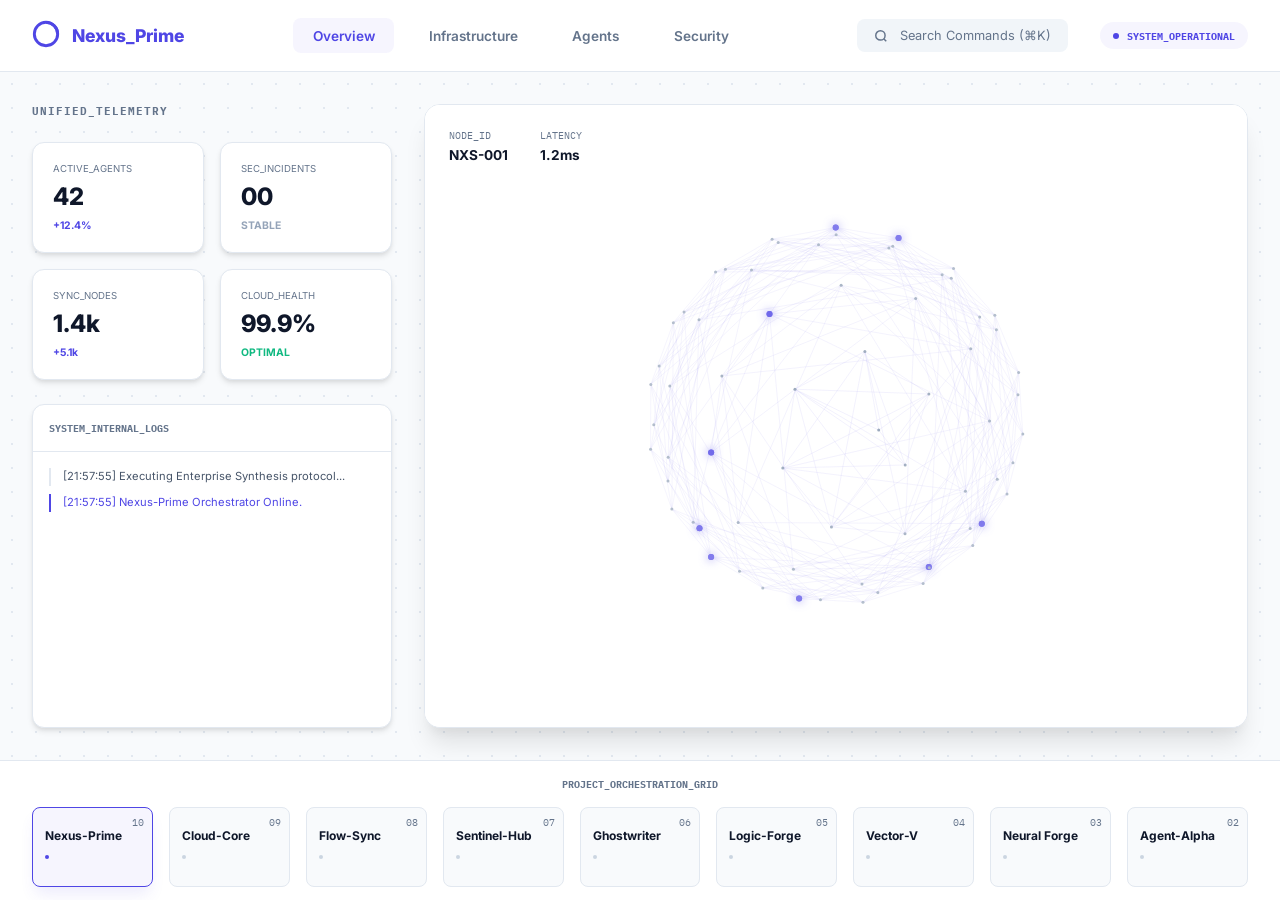
<file: index.html>
<!DOCTYPE html>
<html lang="en">
<head>
    <meta charset="UTF-8">
    <meta name="viewport" content="width=device-width, initial-scale=1.0">
    <title>Nexus-Prime | Enterprise SaaS Command Center</title>
    <link rel="preconnect" href="https://fonts.googleapis.com">
    <link rel="preconnect" href="https://fonts.gstatic.com" crossorigin>
    <link href="https://fonts.googleapis.com/css2?family=IBM+Plex+Mono:wght@400;600&family=Outfit:wght@300;600;800&family=Inter:wght@400;500;700&display=swap" rel="stylesheet">
    <link rel="stylesheet" href="style.css?v=2.0">
    <link rel="icon" href="data:image/svg+xml,<svg xmlns=%22http://www.w3.org/2000/svg%22 viewBox=%220 0 100 100%22><rect width=%22100%22 height=%22100%22 fill=%22%23f1f5f9%22/><circle cx=%2250%22 cy=%2250%22 r=%2235%22 stroke=%22%234f46e5%22 stroke-width=%225%22 fill=%22white%22/><path d=%22M30 50L50 30L70 50L50 70Z%22 fill=%22%234f46e5%22/></svg>">
</head>
<body>
    <div class="prime-container">
        <!-- Enterprise Header -->
        <header class="prime-header">
            <div class="brand">
                <div class="logo-mark">
                    <svg viewBox="0 0 24 24"><circle cx="12" cy="12" r="10"></circle><path d="M12 2a10 10 0 0 1 10 10"></path></svg>
                </div>
                <span>Nexus_Prime</span>
            </div>
            <div class="nav-center">
                <button class="nav-btn active" data-view="overview">Overview</button>
                <button class="nav-btn" data-view="infrastructure">Infrastructure</button>
                <button class="nav-btn" data-view="agents">Agents</button>
                <button class="nav-btn" data-view="security">Security</button>
            </div>
            <div class="header-right">
                <div class="search-box">
                    <svg viewBox="0 0 24 24"><circle cx="11" cy="11" r="8"></circle><line x1="21" y1="21" x2="16.65" y2="16.65"></line></svg>
                    <span>Search Commands (⌘K)</span>
                </div>
                <div class="status-pill">
                    <span class="dot pulse"></span>
                    SYSTEM_OPERATIONAL
                </div>
            </div>
        </header>

        <main class="orchestrator-layout">
            <!-- Left Panel: Global Insights -->
            <aside class="insights-panel">
                <div class="panel-header">UNIFIED_TELEMETRY</div>
                <div class="stats-grid">
                    <div class="stat-card">
                        <span class="label">ACTIVE_AGENTS</span>
                        <h2 id="agentMetric">42</h2>
                        <div class="trend up">+12.4%</div>
                    </div>
                    <div class="stat-card">
                        <span class="label">SEC_INCIDENTS</span>
                        <h2>00</h2>
                        <div class="trend stable">STABLE</div>
                    </div>
                    <div class="stat-card">
                        <span class="label">SYNC_NODES</span>
                        <h2 id="syncMetric">1.4k</h2>
                        <div class="trend up">+5.1k</div>
                    </div>
                    <div class="stat-card">
                        <span class="label">CLOUD_HEALTH</span>
                        <h2>99.9%</h2>
                        <div class="trend green">OPTIMAL</div>
                    </div>
                </div>
                <div class="activity-feed">
                    <div class="feed-header">SYSTEM_INTERNAL_LOGS</div>
                    <div id="logPipe" class="log-pipe">
                        <!-- Dynamic Logs -->
                    </div>
                </div>
            </aside>

            <!-- Center View: The Global Mesh -->
            <section class="mesh-center">
                <div class="canvas-labels">
                    <div class="label-box">
                        <small>NODE_ID</small>
                        <span id="meshId">NXS-001</span>
                    </div>
                    <div class="label-box">
                        <small>LATENCY</small>
                        <span id="meshLat">1.2ms</span>
                    </div>
                </div>
                <div class="mesh-stage">
                    <div id="overviewView" class="view-content active">
                        <canvas id="meshGlobe"></canvas>
                        <div class="mesh-overlay"></div>
                    </div>
                    <div id="infrastructureView" class="view-content">
                        <div class="infra-matrix">
                            <div class="bar-grid">
                                <div class="bar" style="height: 40%"></div>
                                <div class="bar" style="height: 70%"></div>
                                <div class="bar pulse" style="height: 90%"></div>
                                <div class="bar" style="height: 50%"></div>
                                <div class="bar" style="height: 85%"></div>
                            </div>
                            <div class="matrix-label">INFRASTRUCTURE_TRAFFIC_FLOW</div>
                        </div>
                    </div>
                    <div id="agentsView" class="view-content">
                        <div class="agents-stream">
                            <div class="stream-item">AGENT_ALPHA: Thinking... [0x4F]</div>
                            <div class="stream-item">NEURAL_LENS: Optimizing... [99%]</div>
                            <div class="stream-item">AETHER_V: Syncing Spatial...</div>
                        </div>
                    </div>
                    <div id="securityView" class="view-content">
                        <div class="security-alerts">
                            <div class="alert high">! DETECTED: UNAUTHORIZED_POCKET_BLOCKED</div>
                            <div class="alert">PASSIVE: ENCRYPTION_STABLE</div>
                            <div class="alert">ROUTINE: FIREWALL_INTEGRITY_CHECK</div>
                        </div>
                    </div>
                </div>
            </section>
        </main>

        <!-- Bottom Command Deck: The 10 Project Orchestrator -->
        <footer class="command-deck">
            <div class="deck-header">PROJECT_ORCHESTRATION_GRID</div>
            <div class="project-matrix">
                <div class="project-tab active">
                    <span class="idx">10</span>
                    <span class="name">Nexus-Prime</span>
                    <div class="status active"></div>
                </div>
                <div class="project-tab" title="Cloud-Core">
                    <span class="idx">09</span>
                    <span class="name">Cloud-Core</span>
                    <div class="status"></div>
                </div>
                <div class="project-tab" title="Flow-Sync">
                    <span class="idx">08</span>
                    <span class="name">Flow-Sync</span>
                    <div class="status"></div>
                </div>
                <div class="project-tab" title="Sentinel-Hub">
                    <span class="idx">07</span>
                    <span class="name">Sentinel-Hub</span>
                    <div class="status"></div>
                </div>
                <div class="project-tab" title="Ghostwriter-PRO">
                    <span class="idx">06</span>
                    <span class="name">Ghostwriter</span>
                    <div class="status"></div>
                </div>
                <div class="project-tab" title="Logic-Forge">
                    <span class="idx">05</span>
                    <span class="name">Logic-Forge</span>
                    <div class="status"></div>
                </div>
                <div class="project-tab" title="Vector-Voyage">
                    <span class="idx">04</span>
                    <span class="name">Vector-V</span>
                    <div class="status"></div>
                </div>
                <div class="project-tab" title="Neural Forge">
                    <span class="idx">03</span>
                    <span class="name">Neural Forge</span>
                    <div class="status"></div>
                </div>
                <div class="project-tab" title="Agent-Alpha">
                    <span class="idx">02</span>
                    <span class="name">Agent-Alpha</span>
                    <div class="status"></div>
                </div>
            </div>
        </footer>
    </div>
 
    <!-- Command Palette Modal -->
    <div id="commandPalette" class="command-palette">
        <div class="palette-content">
            <div class="palette-header">
                <svg viewBox="0 0 24 24"><circle cx="11" cy="11" r="8"></circle><line x1="21" y1="21" x2="16.65" y2="16.65"></line></svg>
                <input type="text" id="paletteInput" placeholder="Type a command or search..." autocomplete="off">
                <div class="esc-hint">ESC</div>
            </div>
            <div class="palette-results" id="paletteResults">
                <div class="command-item active" data-cmd="overview">
                    <span class="cmd-icon">
                        <svg viewBox="0 0 24 24" width="18" height="18" stroke="currentColor" stroke-width="2" fill="none"><circle cx="12" cy="12" r="10"></circle><line x1="2" y1="12" x2="22" y2="12"></line><path d="M12 2a15.3 15.3 0 0 1 4 10 15.3 15.3 0 0 1-4 10 15.3 15.3 0 0 1-4-10 15.3 15.3 0 0 1 4-10z"></path></svg>
                    </span>
                    <span class="cmd-name">Switch to Overview</span>
                </div>
                <div class="command-item" data-cmd="infrastructure">
                    <span class="cmd-icon">
                        <svg viewBox="0 0 24 24" width="18" height="18" stroke="currentColor" stroke-width="2" fill="none"><polyline points="22 12 18 12 15 21 9 3 6 12 2 12"></polyline></svg>
                    </span>
                    <span class="cmd-name">Open Infrastructure Metrics</span>
                </div>
                <div class="command-item" data-cmd="agents">
                    <span class="cmd-icon">
                        <svg viewBox="0 0 24 24" width="18" height="18" stroke="currentColor" stroke-width="2" fill="none"><rect x="3" y="11" width="18" height="10" rx="2"></rect><circle cx="12" cy="5" r="2"></circle><path d="M12 7v4"></path><line x1="8" y1="16" x2="8" y2="16"></line><line x1="16" y1="16" x2="16" y2="16"></line></svg>
                    </span>
                    <span class="cmd-name">Monitor AI Agents</span>
                </div>
                <div class="command-item" data-cmd="security">
                    <span class="cmd-icon">
                        <svg viewBox="0 0 24 24" width="18" height="18" stroke="currentColor" stroke-width="2" fill="none"><path d="M12 22s8-4 8-10V5l-8-3-8 3v7c0 6 8 10 8 10z"></path></svg>
                    </span>
                    <span class="cmd-name">View Security Matrix</span>
                </div>
            </div>
        </div>
    </div>

    <script src="script.js?v=2.0"></script>
</body>
</html>
</file>
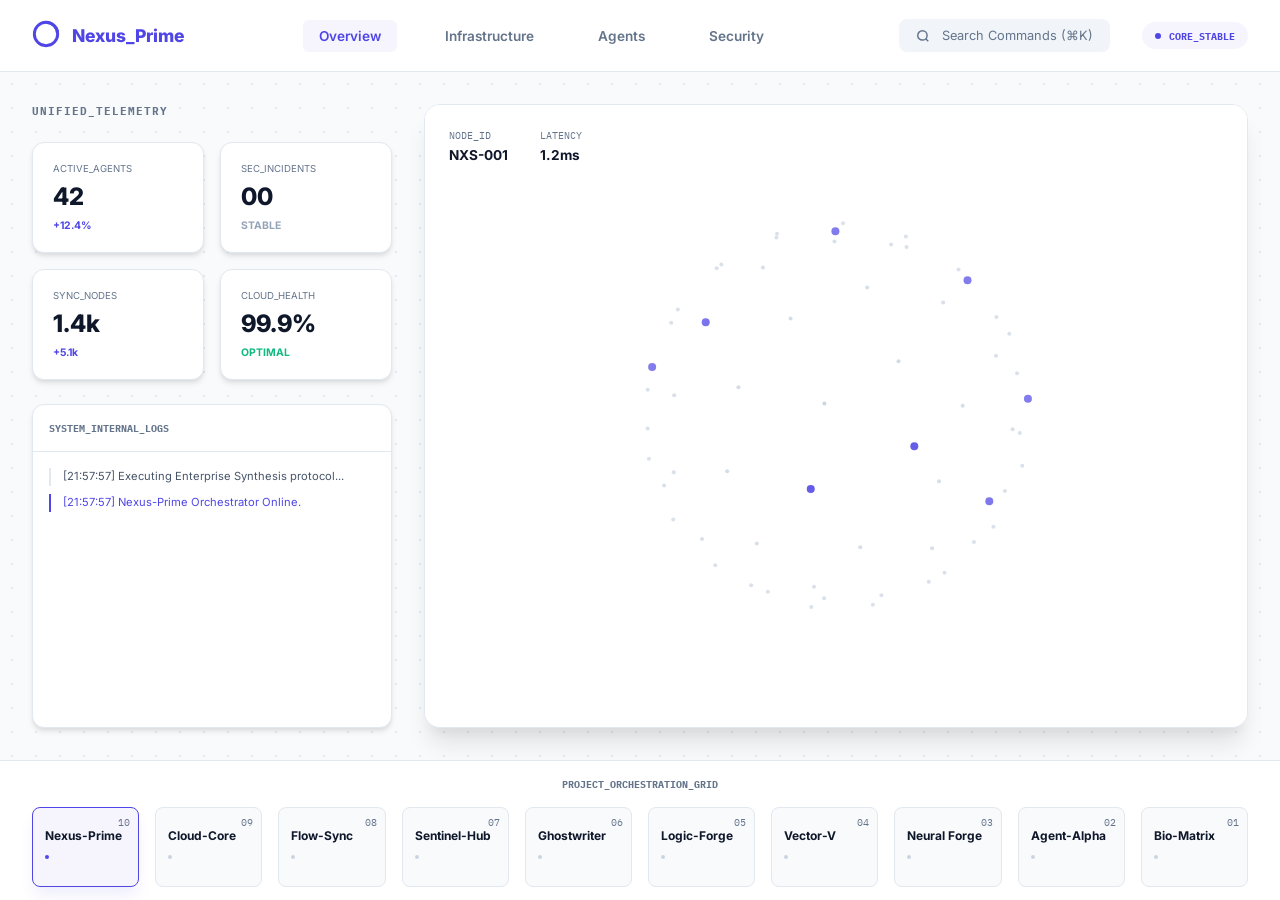
<file: public/index.html>
<!DOCTYPE html>
<html lang="en">
<head>
    <meta charset="UTF-8">
    <meta name="viewport" content="width=device-width, initial-scale=1.0">
    <title>Nexus-Prime | Enterprise SaaS Command Center</title>
    <link rel="preconnect" href="https://fonts.googleapis.com">
    <link rel="preconnect" href="https://fonts.gstatic.com" crossorigin>
    <link href="https://fonts.googleapis.com/css2?family=IBM+Plex+Mono:wght@400;600&family=Outfit:wght@300;600;800&family=Inter:wght@400;500;700&display=swap" rel="stylesheet">
    <link rel="stylesheet" href="style.css">
    <link rel="icon" href="data:image/svg+xml,<svg xmlns=%22http://www.w3.org/2000/svg%22 viewBox=%220 0 100 100%22><rect width=%22100%22 height=%22100%22 fill=%22%23f1f5f9%22/><circle cx=%2250%22 cy=%2250%22 r=%2235%22 stroke=%22%234f46e5%22 stroke-width=%225%22 fill=%22white%22/><path d=%22M30 50L50 30L70 50L50 70Z%22 fill=%22%234f46e5%22/></svg>">
</head>
<body>
    <div class="prime-container">
        <!-- Enterprise Header -->
        <header class="prime-header">
            <div class="brand">
                <div class="logo-mark">
                    <svg viewBox="0 0 24 24"><circle cx="12" cy="12" r="10"></circle><path d="M12 2a10 10 0 0 1 10 10"></path></svg>
                </div>
                <span>Nexus_Prime</span>
            </div>
            <div class="nav-center">
                <a href="#" class="nav-btn active">Overview</a>
                <a href="#" class="nav-btn">Infrastructure</a>
                <a href="#" class="nav-btn">Agents</a>
                <a href="#" class="nav-btn">Security</a>
            </div>
            <div class="header-right">
                <div class="search-box">
                    <svg viewBox="0 0 24 24"><circle cx="11" cy="11" r="8"></circle><line x1="21" y1="21" x2="16.65" y2="16.65"></line></svg>
                    <span>Search Commands (⌘K)</span>
                </div>
                <div class="status-pill">
                    <span class="dot pulse"></span>
                    CORE_STABLE
                </div>
            </div>
        </header>

        <main class="orchestrator-layout">
            <!-- Left Panel: Global Insights -->
            <aside class="insights-panel">
                <div class="panel-header">UNIFIED_TELEMETRY</div>
                <div class="stats-grid">
                    <div class="stat-card">
                        <span class="label">ACTIVE_AGENTS</span>
                        <h2 id="agentMetric">42</h2>
                        <div class="trend up">+12.4%</div>
                    </div>
                    <div class="stat-card">
                        <span class="label">SEC_INCIDENTS</span>
                        <h2>00</h2>
                        <div class="trend stable">STABLE</div>
                    </div>
                    <div class="stat-card">
                        <span class="label">SYNC_NODES</span>
                        <h2 id="syncMetric">1.4k</h2>
                        <div class="trend up">+5.1k</div>
                    </div>
                    <div class="stat-card">
                        <span class="label">CLOUD_HEALTH</span>
                        <h2>99.9%</h2>
                        <div class="trend green">OPTIMAL</div>
                    </div>
                </div>
                <div class="activity-feed">
                    <div class="feed-header">SYSTEM_INTERNAL_LOGS</div>
                    <div id="logPipe" class="log-pipe">
                        <!-- Dynamic Logs -->
                    </div>
                </div>
            </aside>

            <!-- Center View: The Global Mesh -->
            <section class="mesh-center">
                <div class="canvas-labels">
                    <div class="label-box">
                        <small>NODE_ID</small>
                        <span id="meshId">NXS-001</span>
                    </div>
                    <div class="label-box">
                        <small>LATENCY</small>
                        <span id="meshLat">1.2ms</span>
                    </div>
                </div>
                <div class="mesh-stage">
                    <canvas id="meshGlobe"></canvas>
                    <div class="mesh-overlay"></div>
                </div>
            </section>
        </main>

        <!-- Bottom Command Deck: The 10 Project Orchestrator -->
        <footer class="command-deck">
            <div class="deck-header">PROJECT_ORCHESTRATION_GRID</div>
            <div class="project-matrix">
                <div class="project-tab active">
                    <span class="idx">10</span>
                    <span class="name">Nexus-Prime</span>
                    <div class="status active"></div>
                </div>
                <div class="project-tab" title="Cloud-Core">
                    <span class="idx">09</span>
                    <span class="name">Cloud-Core</span>
                    <div class="status"></div>
                </div>
                <div class="project-tab" title="Flow-Sync">
                    <span class="idx">08</span>
                    <span class="name">Flow-Sync</span>
                    <div class="status"></div>
                </div>
                <div class="project-tab" title="Sentinel-Hub">
                    <span class="idx">07</span>
                    <span class="name">Sentinel-Hub</span>
                    <div class="status"></div>
                </div>
                <div class="project-tab" title="Ghostwriter-PRO">
                    <span class="idx">06</span>
                    <span class="name">Ghostwriter</span>
                    <div class="status"></div>
                </div>
                <div class="project-tab" title="Logic-Forge">
                    <span class="idx">05</span>
                    <span class="name">Logic-Forge</span>
                    <div class="status"></div>
                </div>
                <div class="project-tab" title="Vector-Voyage">
                    <span class="idx">04</span>
                    <span class="name">Vector-V</span>
                    <div class="status"></div>
                </div>
                <div class="project-tab" title="Neural Forge">
                    <span class="idx">03</span>
                    <span class="name">Neural Forge</span>
                    <div class="status"></div>
                </div>
                <div class="project-tab" title="Agent-Alpha">
                    <span class="idx">02</span>
                    <span class="name">Agent-Alpha</span>
                    <div class="status"></div>
                </div>
                <div class="project-tab" title="Bio-Matrix">
                    <span class="idx">01</span>
                    <span class="name">Bio-Matrix</span>
                    <div class="status"></div>
                </div>
            </div>
        </footer>
    </div>

    <script src="script.js"></script>
</body>
</html>
</file>
<file: style.css>
:root {
    --bg: #f8fafc;
    --panel: #ffffff;
    --accent: #4f46e5;
    --accent-dim: rgba(79, 70, 229, 0.05);
    --border: #e2e8f0;
    --text: #0f172a;
    --text-dim: #64748b;
    --shadow: 0 4px 6px -1px rgba(0, 0, 0, 0.1), 0 2px 4px -1px rgba(0, 0, 0, 0.06);
    --shadow-bold: 0 20px 25px -5px rgba(0, 0, 0, 0.1), 0 10px 10px -5px rgba(0, 0, 0, 0.04);
}

* {
    margin: 0;
    padding: 0;
    box-sizing: border-box;
    font-family: 'Inter', sans-serif;
}

body {
    background: var(--bg);
    color: var(--text);
    height: 100vh;
    overflow: hidden;
}

.prime-container {
    display: flex;
    flex-direction: column;
    height: 100vh;
}

/* Header */
.prime-header {
    height: 72px;
    background: #fff;
    border-bottom: 1px solid var(--border);
    display: flex;
    justify-content: space-between;
    align-items: center;
    padding: 0 2rem;
    z-index: 100;
}

.brand { display: flex; align-items: center; gap: 0.75rem; color: var(--accent); font-family: 'Outfit', sans-serif; font-weight: 800; font-size: 1.1rem; }
.logo-mark svg { width: 28px; height: 28px; fill: none; stroke: currentColor; stroke-width: 2.5; }

.nav-center { display: flex; gap: 1rem; }
.nav-btn { 
    background: transparent; border: none; outline: none;
    color: var(--text-dim); font-size: 0.85rem; font-weight: 600; 
    padding: 0.6rem 1.2rem; border-radius: 8px; cursor: pointer; 
    transition: all 0.3s cubic-bezier(0.4, 0, 0.2, 1); 
}
.nav-btn.active, .nav-btn:hover { color: var(--accent); background: var(--accent-dim); }

.header-right { display: flex; align-items: center; gap: 2rem; }
.search-box { 
    display: flex; align-items: center; gap: 0.75rem; 
    background: #f1f5f9; padding: 0.5rem 1rem; border-radius: 8px; 
    color: var(--text-dim); font-size: 0.8rem; border: 1px solid transparent; cursor: text;
}
.search-box svg { width: 14px; height: 14px; stroke: currentColor; fill: none; stroke-width: 2.5; }

.status-pill { 
    display: flex; align-items: center; gap: 0.5rem; 
    font-family: 'IBM Plex Mono', monospace; font-size: 0.65rem; font-weight: 700; color: var(--accent); 
    background: var(--accent-dim); padding: 0.4rem 0.8rem; border-radius: 20px;
}
.dot.pulse { width: 6px; height: 6px; background: var(--accent); border-radius: 50%; animation: pulse 2s infinite; }
@keyframes pulse { 0% { opacity: 1; } 50% { opacity: 0.3; } 100% { opacity: 1; } }

/* Orchestrator Layout */
.orchestrator-layout {
    flex: 1;
    display: flex;
    overflow: hidden;
    padding: 2rem;
    gap: 2rem;
    background-image: 
        radial-gradient(#e2e8f0 1px, transparent 1px);
    background-size: 24px 24px;
}

.insights-panel {
    width: 360px;
    display: flex;
    flex-direction: column;
    gap: 1.5rem;
}

.panel-header { font-family: 'IBM Plex Mono', monospace; font-size: 0.7rem; color: var(--text-dim); font-weight: 700; letter-spacing: 1px; }

.stats-grid { display: grid; grid-template-columns: 1fr 1fr; gap: 1rem; }
.stat-card { background: #fff; padding: 1.25rem; border-radius: 12px; border: 1px solid var(--border); box-shadow: var(--shadow); }
.stat-card .label { font-size: 0.6rem; color: var(--text-dim); text-transform: uppercase; margin-bottom: 0.5rem; display: block; }
.stat-card h2 { font-size: 1.5rem; font-weight: 800; color: var(--text); }
.trend { font-size: 0.65rem; font-weight: 700; margin-top: 0.5rem; }
.trend.up { color: var(--accent); }
.trend.stable { color: #94a3b8; }
.trend.green { color: #10b981; }

.activity-feed { flex: 1; background: #fff; border: 1px solid var(--border); border-radius: 12px; display: flex; flex-direction: column; overflow: hidden; box-shadow: var(--shadow); }
.feed-header { padding: 1rem; border-bottom: 1px solid var(--border); font-family: 'IBM Plex Mono', monospace; font-size: 0.65rem; font-weight: 700; color: var(--text-dim); }
.log-pipe { flex: 1; overflow-y: auto; padding: 1rem; font-family: 'IBM Plex Mono', monospace; font-size: 0.7rem; line-height: 1.6; }
.log-entry { margin-bottom: 0.5rem; color: #475569; border-left: 2px solid var(--border); padding-left: 0.75rem; }
.log-entry.prime { color: var(--accent); border-left-color: var(--accent); }

/* Mesh Center */
.mesh-center {
    flex: 1;
    background: #fff;
    border: 1px solid var(--border);
    border-radius: 16px;
    box-shadow: var(--shadow-bold);
    position: relative;
    overflow: hidden;
    display: flex;
    flex-direction: column;
}

.canvas-labels { padding: 1.5rem; display: flex; gap: 2rem; position: absolute; z-index: 10; }
.label-box small { display: block; font-size: 0.6rem; color: var(--text-dim); font-family: 'IBM Plex Mono', monospace; margin-bottom: 2px; }
.label-box span { font-weight: 700; font-size: 0.85rem; color: var(--text); }

.mesh-stage { flex: 1; position: relative; background: #fff; display: flex; overflow: hidden; }
.view-content { 
    position: absolute; inset: 0; 
    display: none; align-items: center; justify-content: center; 
    animation: fadeIn 0.4s ease-out;
}
.view-content.active { display: flex; flex-direction: column; }

@keyframes fadeIn { from { opacity: 0; transform: translateY(10px); } to { opacity: 1; transform: translateY(0); } }

#meshGlobe { width: 100%; height: 100%; cursor: grab; }
.mesh-overlay { position: absolute; inset: 0; pointer-events: none; background: radial-gradient(circle at center, transparent 0%, rgba(255,255,255,0.8) 100%); }

/* Infra Matrix */
.infra-matrix { width: 80%; text-align: center; }
.bar-grid { display: flex; align-items: flex-end; justify-content: center; gap: 1rem; height: 200px; margin-bottom: 2rem; }
.bar { width: 40px; background: var(--accent); border-radius: 4px; opacity: 0.3; transition: height 0.5s cubic-bezier(0.4, 0, 0.2, 1); }
.bar.pulse { background: #10b981; opacity: 0.8; animation: barPulse 1.5s infinite alternate; }
@keyframes barPulse { from { box-shadow: 0 0 10px rgba(16, 185, 129, 0.2); } to { box-shadow: 0 0 30px rgba(16, 185, 129, 0.5); } }
.matrix-label { font-family: 'IBM Plex Mono'; font-size: 0.7rem; color: var(--text-dim); letter-spacing: 2px; }

/* Agents Stream */
.agents-stream { width: 100%; padding: 4rem; display: flex; flex-direction: column; gap: 1rem; }
.stream-item { 
    font-family: 'IBM Plex Mono'; font-size: 0.9rem; color: var(--text); 
    background: #f1f5f9; padding: 1.5rem; border-radius: 12px; 
    border-left: 4px solid var(--accent);
}

/* Security Alerts */
.security-alerts { width: 100%; padding: 4rem; display: flex; flex-direction: column; gap: 1rem; }
.alert { 
    font-family: 'IBM Plex Mono'; font-size: 0.8rem; font-weight: 600; 
    padding: 1.25rem; border-radius: 10px; border: 1px solid var(--border);
}
.alert.high { 
    background: rgba(239, 68, 68, 0.05); color: #ef4444; border-color: rgba(239, 68, 68, 0.2);
    animation: flash 2s infinite;
}
@keyframes flash { 0%, 100% { opacity: 1; } 50% { opacity: 0.6; } }

/* Command Deck */
.command-deck {
    height: 140px;
    background: #fff;
    border-top: 1px solid var(--border);
    padding: 1rem 2rem;
    display: flex;
    flex-direction: column;
}

.deck-header { font-family: 'IBM Plex Mono', monospace; font-size: 0.65rem; color: var(--text-dim); font-weight: 700; margin-bottom: 1rem; text-align: center; }

.project-matrix { display: flex; gap: 1rem; justify-content: center; }
.project-tab { 
    width: 140px; height: 80px; 
    background: #f8fafc; border: 1px solid var(--border); border-radius: 8px; 
    padding: 0.75rem; transition: all 0.3s; cursor: pointer; position: relative;
}
.project-tab:hover { transform: translateY(-3px); border-color: var(--accent); background: #fff; }
.project-tab.active { border-color: var(--accent); background: var(--accent-dim); box-shadow: 0 10px 15px -3px rgba(79, 70, 229, 0.1); }

.project-tab .idx { position: absolute; top: 0.5rem; right: 0.5rem; font-size: 0.6rem; font-family: 'IBM Plex Mono', monospace; color: var(--text-dim); }
.project-tab .name { font-size: 0.75rem; font-weight: 700; color: var(--text); margin-top: 0.5rem; display: block; }
.project-tab .status { width: 4px; height: 4px; border-radius: 50%; background: #cbd5e1; margin-top: 0.75rem; }
.project-tab .status.active { background: var(--accent); }

/* Command Palette */
.command-palette { 
    position: fixed; inset: 0; background: rgba(15, 23, 42, 0.4); 
    backdrop-filter: blur(8px); z-index: 1000; 
    display: none; align-items: flex-start; justify-content: center; padding-top: 10vh; 
}
.command-palette.active { display: flex; }
.palette-content { 
    width: 600px; background: #fff; border-radius: 16px; 
    box-shadow: 0 30px 60px rgba(0,0,0,0.2); overflow: hidden; 
    border: 1px solid var(--border); animation: modalIn 0.2s ease-out;
}
@keyframes modalIn { from { transform: scale(0.95); opacity: 0; } to { transform: scale(1); opacity: 1; } }

.palette-header { display: flex; align-items: center; padding: 1.25rem 1.5rem; border-bottom: 1px solid var(--border); gap: 1rem; }
.palette-header svg { width: 20px; height: 20px; stroke: var(--text-dim); fill: none; stroke-width: 2.5; }
.palette-header input { flex: 1; border: none; outline: none; font-size: 1rem; color: var(--text); background: transparent; }
.esc-hint { font-size: 0.6rem; font-weight: 700; color: var(--text-dim); background: #f1f5f9; padding: 0.25rem 0.5rem; border-radius: 4px; }

.palette-results { padding: 0.5rem; }
.command-item { 
    display: flex; align-items: center; gap: 1rem; padding: 1rem 1rem; 
    border-radius: 8px; cursor: pointer; transition: all 0.2s; 
}
.command-item:hover, .command-item.active { background: var(--accent-dim); color: var(--accent); }
.cmd-icon { font-size: 1.1rem; }
.cmd-name { font-size: 0.85rem; font-weight: 600; }
</file>
<file: public/style.css>
:root {
    --bg: #f8fafc;
    --panel: #ffffff;
    --accent: #4f46e5;
    --accent-dim: rgba(79, 70, 229, 0.05);
    --border: #e2e8f0;
    --text: #0f172a;
    --text-dim: #64748b;
    --shadow: 0 4px 6px -1px rgba(0, 0, 0, 0.1), 0 2px 4px -1px rgba(0, 0, 0, 0.06);
    --shadow-bold: 0 20px 25px -5px rgba(0, 0, 0, 0.1), 0 10px 10px -5px rgba(0, 0, 0, 0.04);
}

* {
    margin: 0;
    padding: 0;
    box-sizing: border-box;
    font-family: 'Inter', sans-serif;
}

body {
    background: var(--bg);
    color: var(--text);
    height: 100vh;
    overflow: hidden;
}

.prime-container {
    display: flex;
    flex-direction: column;
    height: 100vh;
}

/* Header */
.prime-header {
    height: 72px;
    background: #fff;
    border-bottom: 1px solid var(--border);
    display: flex;
    justify-content: space-between;
    align-items: center;
    padding: 0 2rem;
    z-index: 100;
}

.brand { display: flex; align-items: center; gap: 0.75rem; color: var(--accent); font-family: 'Outfit', sans-serif; font-weight: 800; font-size: 1.1rem; }
.logo-mark svg { width: 28px; height: 28px; fill: none; stroke: currentColor; stroke-width: 2.5; }

.nav-center { display: flex; gap: 2rem; }
.nav-btn { text-decoration: none; color: var(--text-dim); font-size: 0.85rem; font-weight: 600; padding: 0.5rem 1rem; border-radius: 6px; transition: all 0.2s; }
.nav-btn.active, .nav-btn:hover { color: var(--accent); background: var(--accent-dim); }

.header-right { display: flex; align-items: center; gap: 2rem; }
.search-box { 
    display: flex; align-items: center; gap: 0.75rem; 
    background: #f1f5f9; padding: 0.5rem 1rem; border-radius: 8px; 
    color: var(--text-dim); font-size: 0.8rem; border: 1px solid transparent; cursor: text;
}
.search-box svg { width: 14px; height: 14px; stroke: currentColor; fill: none; stroke-width: 2.5; }

.status-pill { 
    display: flex; align-items: center; gap: 0.5rem; 
    font-family: 'IBM Plex Mono', monospace; font-size: 0.65rem; font-weight: 700; color: var(--accent); 
    background: var(--accent-dim); padding: 0.4rem 0.8rem; border-radius: 20px;
}
.dot.pulse { width: 6px; height: 6px; background: var(--accent); border-radius: 50%; animation: pulse 2s infinite; }
@keyframes pulse { 0% { opacity: 1; } 50% { opacity: 0.3; } 100% { opacity: 1; } }

/* Orchestrator Layout */
.orchestrator-layout {
    flex: 1;
    display: flex;
    overflow: hidden;
    padding: 2rem;
    gap: 2rem;
    background-image: 
        radial-gradient(#e2e8f0 1px, transparent 1px);
    background-size: 24px 24px;
}

.insights-panel {
    width: 360px;
    display: flex;
    flex-direction: column;
    gap: 1.5rem;
}

.panel-header { font-family: 'IBM Plex Mono', monospace; font-size: 0.7rem; color: var(--text-dim); font-weight: 700; letter-spacing: 1px; }

.stats-grid { display: grid; grid-template-columns: 1fr 1fr; gap: 1rem; }
.stat-card { background: #fff; padding: 1.25rem; border-radius: 12px; border: 1px solid var(--border); box-shadow: var(--shadow); }
.stat-card .label { font-size: 0.6rem; color: var(--text-dim); text-transform: uppercase; margin-bottom: 0.5rem; display: block; }
.stat-card h2 { font-size: 1.5rem; font-weight: 800; color: var(--text); }
.trend { font-size: 0.65rem; font-weight: 700; margin-top: 0.5rem; }
.trend.up { color: var(--accent); }
.trend.stable { color: #94a3b8; }
.trend.green { color: #10b981; }

.activity-feed { flex: 1; background: #fff; border: 1px solid var(--border); border-radius: 12px; display: flex; flex-direction: column; overflow: hidden; box-shadow: var(--shadow); }
.feed-header { padding: 1rem; border-bottom: 1px solid var(--border); font-family: 'IBM Plex Mono', monospace; font-size: 0.65rem; font-weight: 700; color: var(--text-dim); }
.log-pipe { flex: 1; overflow-y: auto; padding: 1rem; font-family: 'IBM Plex Mono', monospace; font-size: 0.7rem; line-height: 1.6; }
.log-entry { margin-bottom: 0.5rem; color: #475569; border-left: 2px solid var(--border); padding-left: 0.75rem; }
.log-entry.prime { color: var(--accent); border-left-color: var(--accent); }

/* Mesh Center */
.mesh-center {
    flex: 1;
    background: #fff;
    border: 1px solid var(--border);
    border-radius: 16px;
    box-shadow: var(--shadow-bold);
    position: relative;
    overflow: hidden;
    display: flex;
    flex-direction: column;
}

.canvas-labels { padding: 1.5rem; display: flex; gap: 2rem; position: absolute; z-index: 10; }
.label-box small { display: block; font-size: 0.6rem; color: var(--text-dim); font-family: 'IBM Plex Mono', monospace; margin-bottom: 2px; }
.label-box span { font-weight: 700; font-size: 0.85rem; color: var(--text); }

.mesh-stage { flex: 1; position: relative; background: #fff; display: flex; align-items: center; justify-content: center; }
#meshGlobe { width: 100%; height: 100%; cursor: grab; }
.mesh-overlay { position: absolute; inset: 0; pointer-events: none; background: radial-gradient(circle at center, transparent 0%, rgba(255,255,255,0.8) 100%); }

/* Command Deck */
.command-deck {
    height: 140px;
    background: #fff;
    border-top: 1px solid var(--border);
    padding: 1rem 2rem;
    display: flex;
    flex-direction: column;
}

.deck-header { font-family: 'IBM Plex Mono', monospace; font-size: 0.65rem; color: var(--text-dim); font-weight: 700; margin-bottom: 1rem; text-align: center; }

.project-matrix { display: flex; gap: 1rem; justify-content: center; }
.project-tab { 
    width: 140px; height: 80px; 
    background: #f8fafc; border: 1px solid var(--border); border-radius: 8px; 
    padding: 0.75rem; transition: all 0.3s; cursor: pointer; position: relative;
}
.project-tab:hover { transform: translateY(-3px); border-color: var(--accent); background: #fff; }
.project-tab.active { border-color: var(--accent); background: var(--accent-dim); box-shadow: 0 10px 15px -3px rgba(79, 70, 229, 0.1); }

.project-tab .idx { position: absolute; top: 0.5rem; right: 0.5rem; font-size: 0.6rem; font-family: 'IBM Plex Mono', monospace; color: var(--text-dim); }
.project-tab .name { font-size: 0.75rem; font-weight: 700; color: var(--text); margin-top: 0.5rem; display: block; }
.project-tab .status { width: 4px; height: 4px; border-radius: 50%; background: #cbd5e1; margin-top: 0.75rem; }
.project-tab .status.active { background: var(--accent); }
</file>
